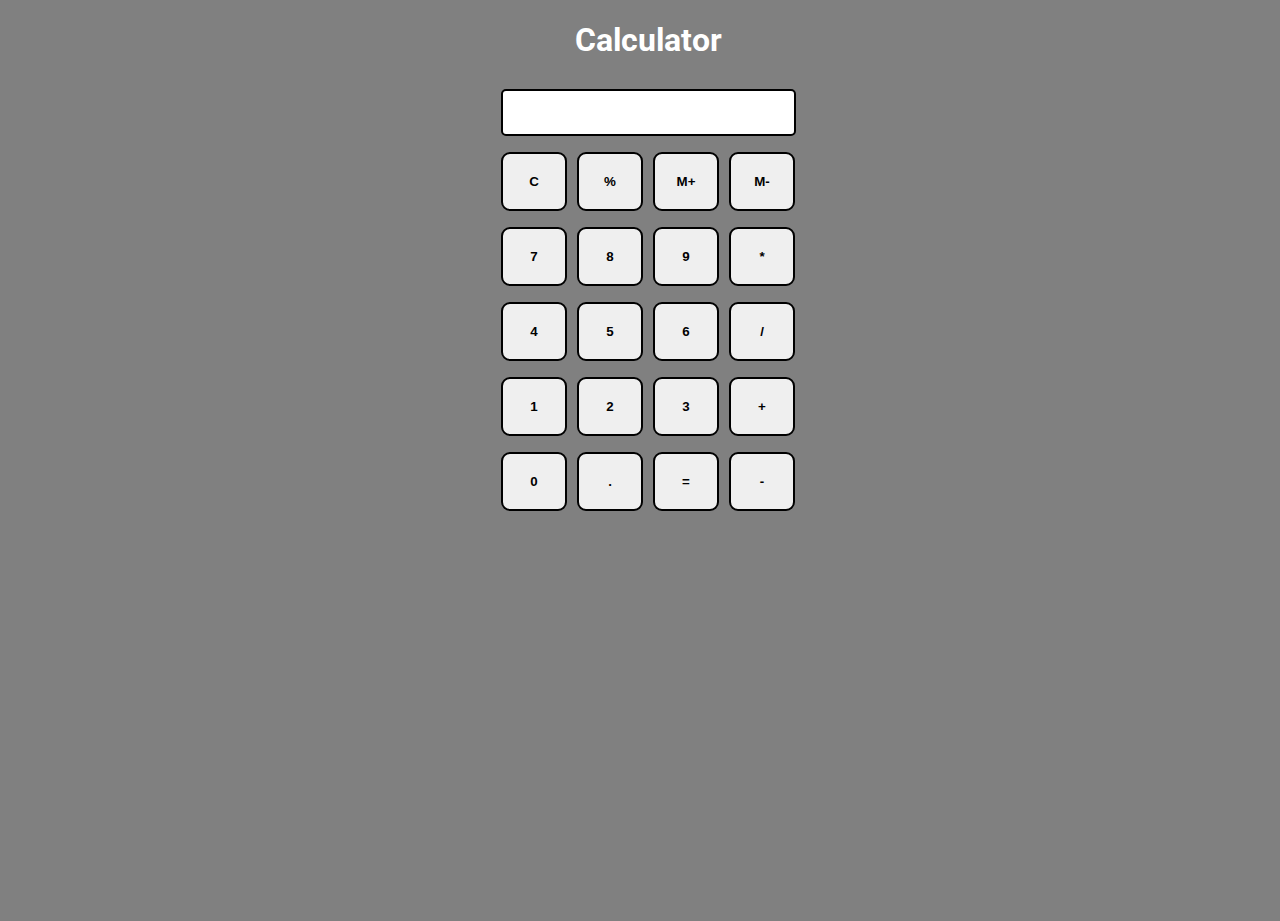
<file: LetsGrowMore/Calculator/index.html>
<!DOCTYPE html>
<html>

<head>
  <meta charset="utf-8">
  <meta name="viewport" content="width=device-width">
  <title>Calculate me! - A calculator made my me</title>
  <link href="style.css" rel="stylesheet" type="text/css" />
  
</head>

<body>
  <h1 class="text-center">Calculator</h1>
  <div class="container flex flex-col items-center mx-auto m-w-20">
    <div class="row">
      <input class="input" type="text"/>
    </div>
    <div class="row">
      <button class="button">C</button>
      <button class="button">%</button>
      <button class="button">M+</button>
      <button class="button">M-</button>
    </div>
    <div class="row">
      <button class="button">7</button>
      <button class="button">8</button>
      <button class="button">9</button>
      <button class="button">*</button>
    </div>
    <div class="row">
      <button class="button">4</button>
      <button class="button">5</button>
      <button class="button">6</button>
      <button class="button">/</button>
    </div>
    <div class="row">
      <button class="button">1</button>
      <button class="button">2</button>
      <button class="button">3</button>
      <button class="button">+</button>
    </div>
    <div class="row">
      <button class="button">0</button>
      <button class="button">.</button>
      <button class="button">=</button>
      <button class="button">-</button>
    </div>
  </div>
  <script src="script.js"></script>
</body>

</html>
</file>
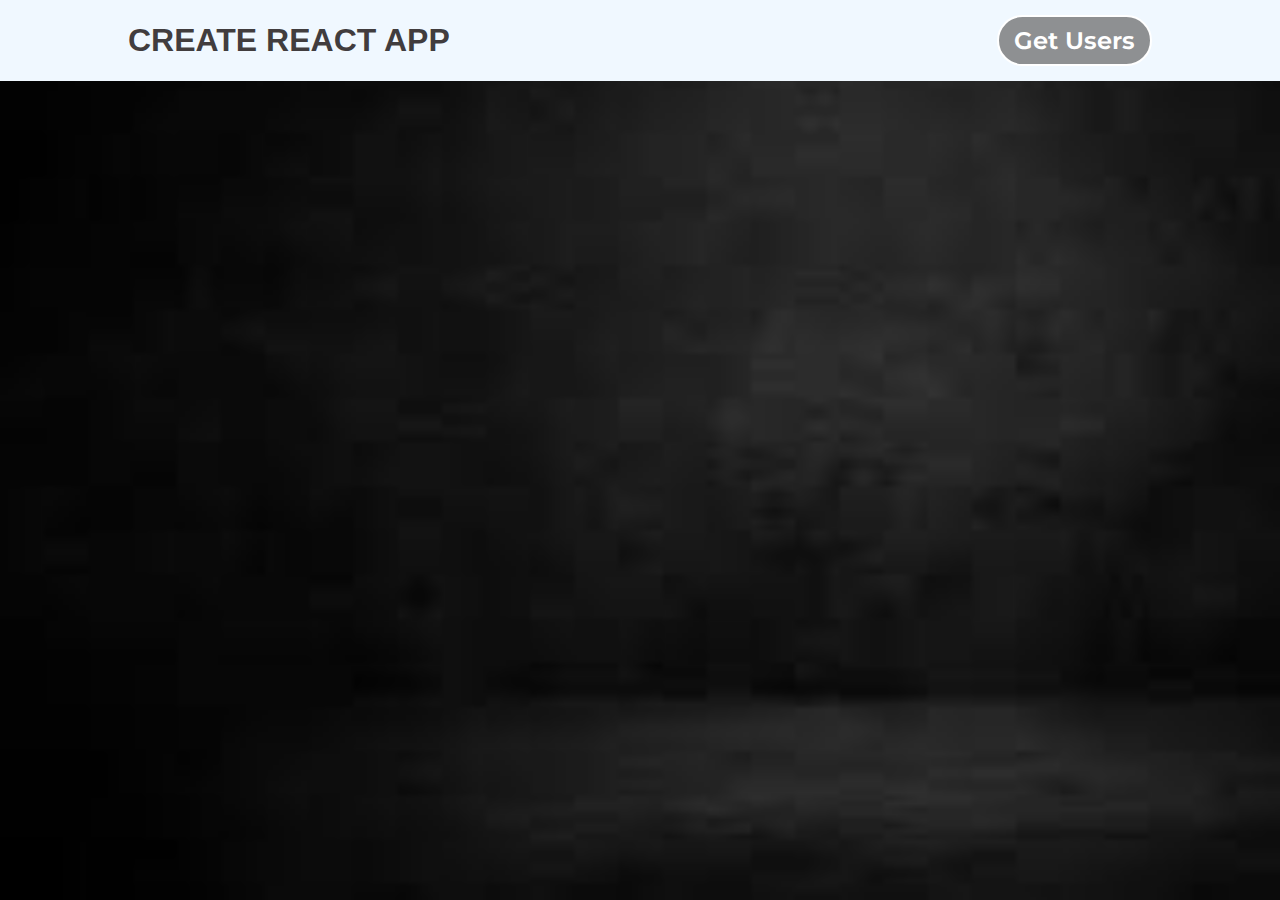
<file: LetsGrowMore/lets-grow-more-task-2-main/index.html>
<!DOCTYPE html>

<head>
    <meta charset="utf-8">
    <meta http-equiv="X-UA-Compatible" content="IE=edge">
    <title>Create React App</title>
    <meta name="description" content="">
    <meta name="viewport" content="width=device-width, initial-scale=1">
    <link rel="stylesheet" href="style.css">
    <link href="https://fonts.googleapis.com/css?family=Montserrat:500&display=swap" rel="stylesheet">
    <link rel="stylesheet" href="https://cdnjs.cloudflare.com/ajax/libs/font-awesome/5.12.1/css/all.min.css">
    <link rel="stylesheet" href="https://cdnjs.cloudflare.com/ajax/libs/font-awesome/4.7.0/css/font-awesome.min.css">
</head>

<body>
    <header>
        <div class="logo-text">
            <a  id="top" href="#">CREATE REACT APP</a></div>
           
        
        <button class="btn" id="nav-btn" href="#">Get Users</button>
    </header>
    <section class="cards" id="cards">
    </section>

    
    
    <script src="script.js"></script>


</body>
</html>
</file>
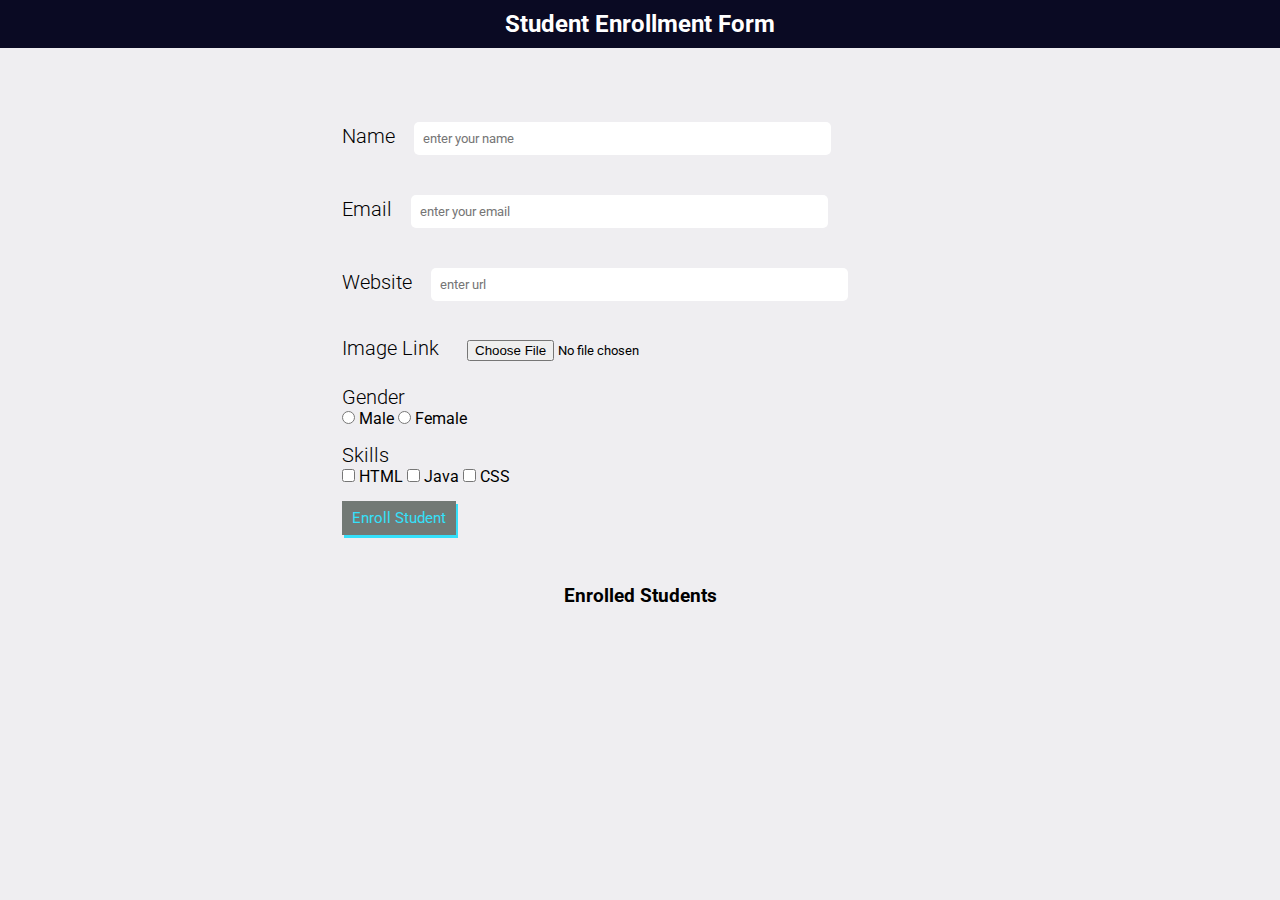
<file: LetsGrowMore/RegistrationForm/index.html>
<!DOCTYPE html>
<html lang="en">
<head>
    <meta charset="UTF-8">
    <meta http-equiv="X-UA-Compatible" content="IE=edge">
    <meta name="viewport" content="width=device-width, initial-scale=1.0">
    <title>REGISTRATION FORM</title>
    <link rel="stylesheet" href="style.css">
</head>
<body>
    <h2>Student  Enrollment  Form</h2>

    <section>

        <div class="form">
            <form>
                <div class="labels">
                    <label for="name" class="input_labels">Name</label>
                    <input type="text" name="name" id="name" class="inputs" placeholder="enter your name" required autocomplete="off">
                </div>
                <div class="labels"> 
                    <label for="email" class="input_labels">Email</label>
                    <input type="email" name="email" id="email" class="inputs" placeholder="enter your email" required autocomplete="off">
                </div>
                <div class="labels">
                    <label for="website" class="input_labels">Website</label>
                    <input type="url" name="website" id="website" class="inputs" placeholder="enter url" required >
                </div>
                <div>
                    <label for="image" class="input_labels">Image Link</label>
                    <input type="file" name="image" id="image" class="inputs" required autocomplete="off">
                </div>
                <div>
                    <label class="radio_labels">Gender</label>
                    <br>
                    <input type="radio" name="gender" id="male" value="male" >
                    <label for="male">Male</label>
                    <input type="radio" name="gender" id="female" value="female" >
                    <label for="female">Female</label>
                </div>
                <div>
                    <label class="radio_labels">Skills</label>
                    <br>
                    <input type="checkbox" id="skill_1" name="skill1" value="HTML" >
                    <label for="skill_1">HTML</label>
                    <input type="checkbox" id="skill_2" name="skill2" value="Java" >
                    <label for="skill_2">Java</label>
                    <input type="checkbox" id="skill_3" name="skill3" value="CSS" >
                    <label for="skill_3">CSS</label>
                </div>
                <div>
                    <input type="submit" value="Enroll Student" class="enroll">
                </div>
            </form>
        </div>

        <div class="display">
            <h3>Enrolled Students</h3>
            <div class="dataset">
            </div>
        </div>

    </section>
    <script src="script.js"></script>
</body>
</html>
</file>
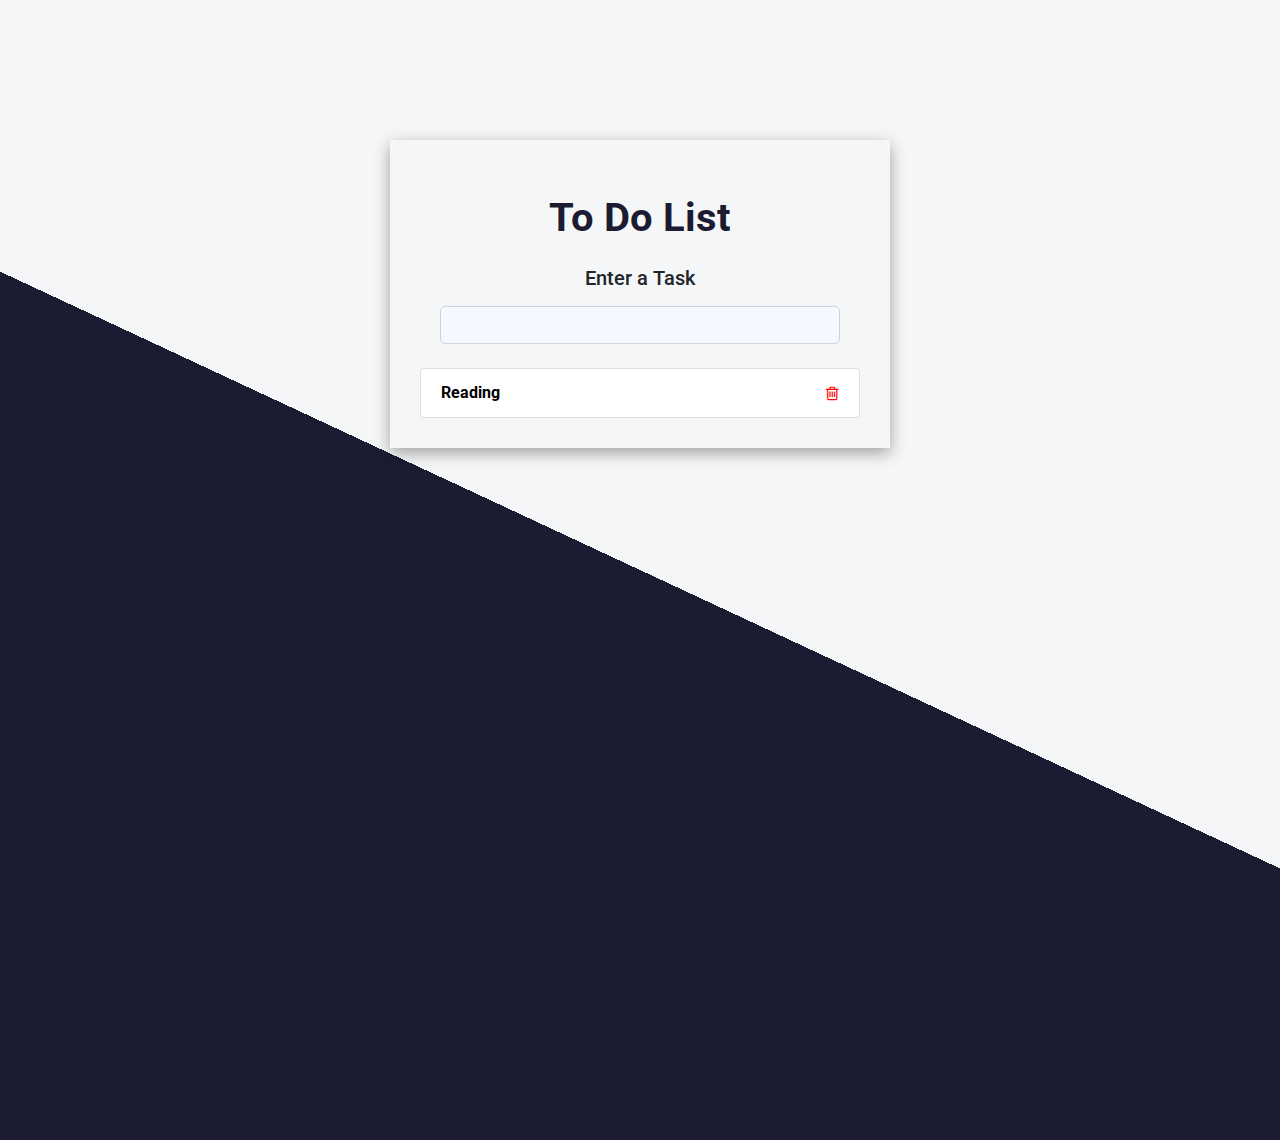
<file: LetsGrowMore/ToDoList/index.html>
<!DOCTYPE html>
<html lang="en">
<head>
    <meta charset="UTF-8">
    <meta http-equiv="X-UA-Compatible" content="IE=edge">
    <meta name="viewport" content="width=device-width, initial-scale=1.0">
    <link rel="stylesheet" href="https://stackpath.bootstrapcdn.com/bootstrap/4.5.2/css/bootstrap.min.css" integrity="sha384-JcKb8q3iqJ61gNV9KGb8thSsNjpSL0n8PARn9HuZOnIxN0hoP+VmmDGMN5t9UJ0Z" crossorigin="anonymous">
    <link rel="stylesheet" href="https://cdnjs.cloudflare.com/ajax/libs/font-awesome/4.7.0/css/font-awesome.min.css">
    <link rel="stylesheet" href="style.css">
    <script src="script.js" defer></script>
    <title>To Do List</title>
</head>
<body>
    <div class="container">
        <header class="text-center my-4">
            <h1 class="mb-4"><b> To Do List</b></h1>
            <form class="add text-center my-4">
                <label>
                    <h5>Enter a Task</h5>
                </label>
                <input type="text" name="add" class="input form-control m-auto" autocomplete="off">
            </form>
        </header>

        <ul class="list-group todos mx-auto text-light">
            <li class="list-group-item d-flex justify-content-between align-items-center">
                <span>Reading</span>
                <i class="fa fa-trash-o delete"></i>
            </li>
        </ul>
    </div>
</body>
</html>
</file>
<file: LetsGrowMore/Calculator/style.css>
@import url('https://fonts.googleapis.com/css2?family=Roboto:wght@300&family=Ubuntu:wght@300&display=swap');
html, body {
  height: 100%;
  width: 100%;
  background-color:grey;
  font-family: 'Roboto', sans-serif; 
}

.text-center{
  text-align: center;
}
h1{
  color: #fff;
}
.bg-red{
  background: red;
}
.button{
  font-weight: bold;
}

.mx-auto{
  margin: auto;
}

.flex{
  display:flex;
} 
.flex-col{
  flex-direction: column;
}

.items-center{
  align-items: center;
}
.button{
  width: 66px;
  padding: 20px;
  margin: 0 3px;
  border: 2px solid black;
  border-radius: 9px;
  cursor: pointer;
}

.row{
  margin: 8px 0;
}
.row input{
  width: 291px;
  font-size: 20px;
    margin: 0;
    padding: 10px 0px;
    border: 2px solid black;
    border-radius: 5px;
}
</file>
<file: LetsGrowMore/lets-grow-more-task-2-main/style.css>
* {

    margin: 0;
    padding: 0;


}

body {

    background-image: url('bg6.jpg');
    background-size: cover;
    background-repeat: no-repeat;
    background-attachment: fixed;
    text-align: center;
}

h1 {
    font-size: 3rem;
    margin-top: 10rem;
    color: rgb(253, 253, 253);
    margin-left: 25rem;

}

h1 i {
    color: rgb(255, 255, 255);
}

header {
    display: flex;
    justify-content: space-between;
    align-items: center;
    padding: 15px 10%;
    background-color: aliceblue;
    background-repeat: no-repeat;
    background-attachment: fixed;

}

.logo-text {
    text-align: center;
}

.logo-text a {
    font-family: "Poppins", sans-serif;
    font-size: 2rem;
    text-align: center;
    font-weight: 675;
    color: rgba(40, 35, 35, 0.874);
    text-decoration: none;
    text-align: justify;

}


.btn {
    font-family: "Montserrat", sans-serif;
    font-size: 1.5rem;
    font-weight: 650;
    color: rgb(255, 255, 255);
    text-decoration: solid;
}

.btn {
    padding: 9px 15px;
    background-color: rgba(92, 91, 90, 0.662);
    border-radius: 50px;
    border: 2px solid #ffffff;
    cursor: pointer;
    transition: background-color 0.3s ease 0s;
    text-align: right;
}

.btn:hover {
    background-color: rgb(0, 3, 84);
    color: aliceblue;
}

.cards {
    display: table;
}

.card {
    font-family: "Candara", fantasy;
    width: 440px;
    height: 360px;
    overflow: hidden;
    /* background-image: url('image.png'); */
    background-color: rgb(150, 198, 240);
    box-shadow: 0px 10px 15px 0px rgb(255, 252, 252);
    display: inline-block;
    flex-direction: column;
    border-radius: 50;
    margin: 2rem;
    justify-content: center;
    align-items: flex-end;
    text-decoration: none;

}

.card-image img {
    width: 100%;
    height: 100px;
    border-top-left-radius: 10px;
    border-top-right-radius: 10px;
    object-fit: cover;
}

.profile-image img {
    z-index: 1;
    width: 120px;
    height: 120px;
    position: relative;
    margin-top: -100px;
    display: block;
    margin-left: auto;
    margin-right: auto;
    border-radius: 0px;
    border: 5px solid rgb(238, 234, 219);
    transition-duration: 0.4s;
    transition-property: transform;
    margin-bottom: 2px;
    background-size: cover;

}

.profile-image img:hover {
    transform: scale(1.1);
}

.card-content h3 {
    font-size: 20px;
    text-align: center;
    margin-bottom: 9px;
}

.card-content h2 {
    font-size: 20px;
    text-align: center;
    margin-bottom: 8px;
    color: black;
    text-decoration: underline;
}

#nav-btn {
    text-align: left;
}
</file>
<file: LetsGrowMore/RegistrationForm/style.css>
@import url('https://fonts.googleapis.com/css2?family=Roboto:wght@300&family=Ubuntu:wght@300&display=swap');
body,* {
  margin: 0;
  box-sizing: border-box;
  font-family: 'Roboto', sans-serif;
  /* background-color: #1b1b32; */
}

body {
  background-color: rgb(239, 238, 241);
}

h2 {
  text-align: center;
  background-color:#0a0a23;
  color: #fff;
  padding: 10px;
}

section {
  width: 90%;
  margin: 41px auto;
  padding: 23px 278px;
}

form div {
  margin-bottom: 15px;
}

.input_labels,.radio_labels {
  font-size: 20px;
  font-weight: 300;
  margin-right: 15px;
}

.inputs {
  padding: 9px;
  width: 70%;
}

.labels input{ 
  border: none;
  border-bottom: 2px;
  border-radius: 5px;
  margin-top: 10px;
  margin-bottom: 15px;
}

.enroll {
  padding: 8px 10px;
  border: none;
  box-shadow: 2px 3px;
  background-color: rgb(114, 121, 117);
  color: rgb(52, 224, 250);
  font-size: 15px;
  cursor: pointer;
}

.display {
  margin-top: 50px;
}

h3 {
  text-align: center;
  margin-bottom: 20px;
}

.data {
  border: 1px solid black;
  width: 50%;
  display: flex;
  border-radius: 5px;
  margin-bottom: 15px;
}

.data_body {
  display: grid;
  place-items: left;
  text-transform: capitalize;
  padding: 20px;
}

h4 {
  text-align: left;
}

.email {
  text-transform: lowercase;
}

.website {
  text-transform: lowercase;
}

.image img {
  width: 160px;
  height: 160px;
}
</file>
<file: LetsGrowMore/ToDoList/style.css>
@import url('https://fonts.googleapis.com/css2?family=Roboto:wght@300&family=Ubuntu:wght@300&display=swap');
body{
  height: 100vh;
  background-color: #02000b;
  background-image: -webkit-linear-gradient(65deg, #1b1b32 50%, #f5f6f7 50%);
  min-height: 1000px;
  font-family: 'Roboto', sans-serif;

}
h1{
  color: #1b1b32;
}
.container{
  display:block;
  margin: 140px auto;
  max-width: 500px;
  padding: 30px;
  box-shadow: rgba(0, 0, 0, 0.35) 0px 5px 15px;
}
.input-field{
  text-align: center;
}
input[type="text"]{
  color: #fff;
  /* border: none; */
  border: 2px solid lighblue;
  border-radius:5px;
  background-color: #f3f9ff;
  max-width: 400px;
}
.todos li{
  background-color: #fff;
  color: black;
  font-weight: bold;
}
.delete{
  cursor: pointer;
  color: red;
}
</file>
